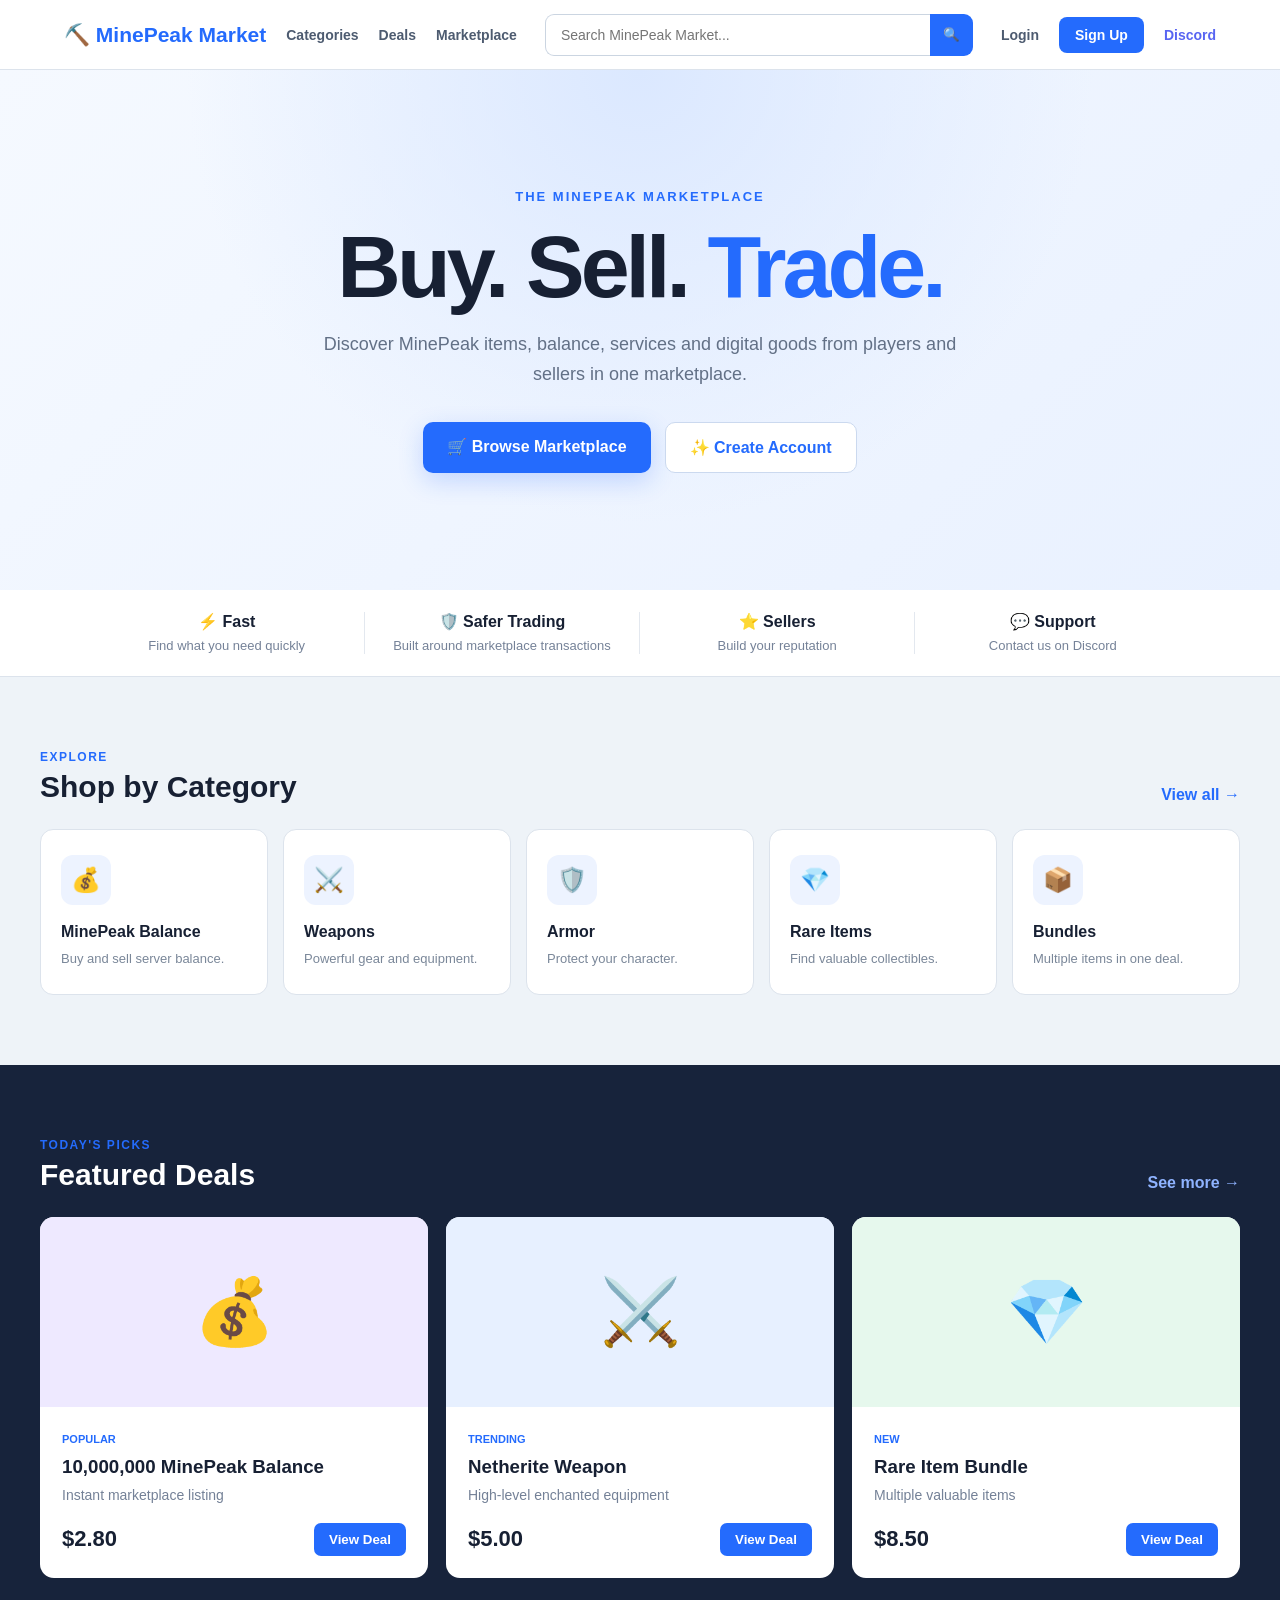
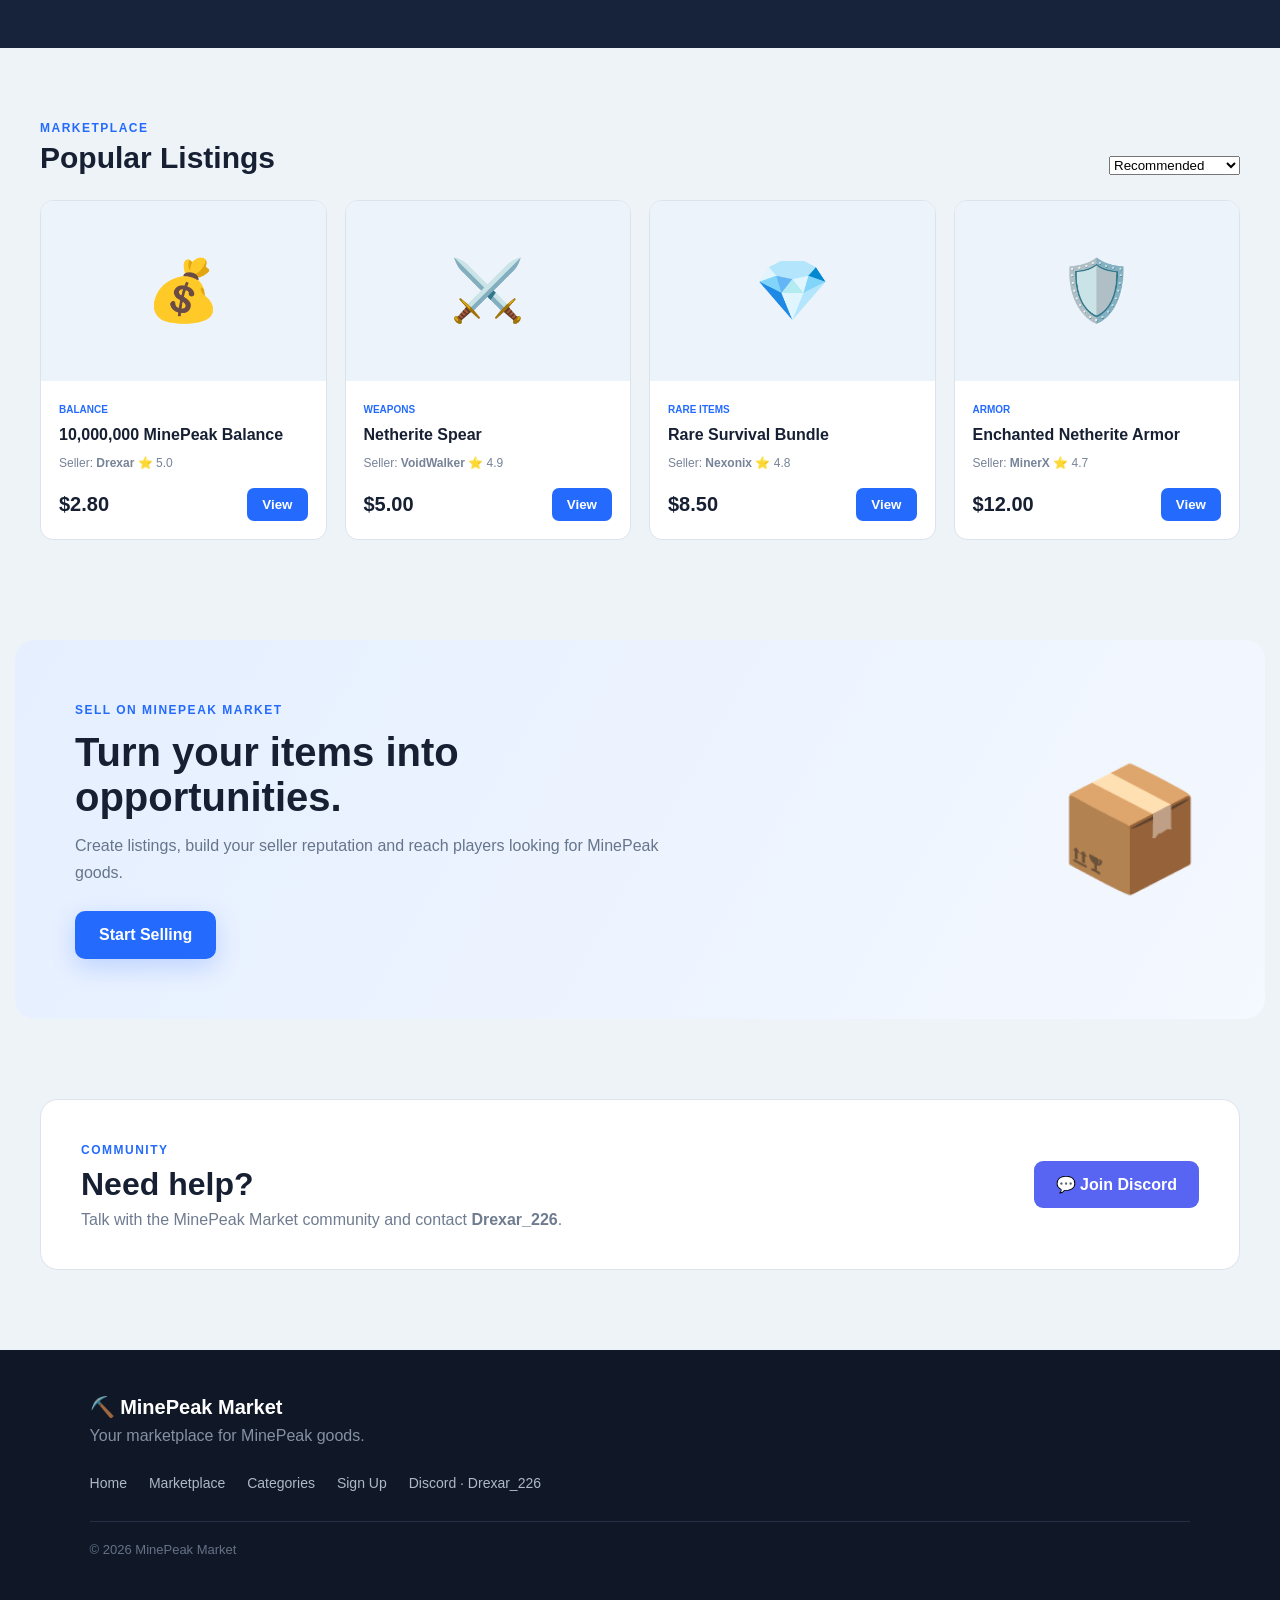
<file: index.html>
<!DOCTYPE html>
<html lang="en">
<head>
    <meta charset="UTF-8">
    <meta name="viewport" content="width=device-width, initial-scale=1.0">
    <title>MinePeak Market</title>
    <link rel="stylesheet" href="style.css">
</head>

<body>

<header class="navbar">
    <div class="nav-left">
        <a href="index.html" class="logo">⛏️ MinePeak Market</a>

        <a href="#categories">Categories</a>
        <a href="#deals">Deals</a>
        <a href="#market">Marketplace</a>
    </div>

    <div class="nav-search">
        <input type="text" id="searchInput" placeholder="Search MinePeak Market...">
        <button onclick="searchProducts()">🔍</button>
    </div>

    <div class="nav-right">
        <a href="auth.html?mode=login">Login</a>
        <a href="auth.html?mode=signup" class="signup-nav">Sign Up</a>

        <a
            href="https://discord.gg/uPrkZWFkp"
            target="_blank"
            class="discord-nav"
        >
            Discord
        </a>
    </div>
</header>


<section class="hero">

    <div class="hero-content">

        <span class="hero-label">THE MINEPEAK MARKETPLACE</span>

        <h1>
            Buy. Sell.
            <span>Trade.</span>
        </h1>

        <p>
            Discover MinePeak items, balance, services and digital goods
            from players and sellers in one marketplace.
        </p>

        <div class="hero-buttons">

            <a href="#market" class="main-button">
                🛒 Browse Marketplace
            </a>

            <a href="auth.html?mode=signup" class="secondary-button">
                ✨ Create Account
            </a>

        </div>

    </div>

</section>


<section class="quick-bar">

    <div>
        <strong>⚡ Fast</strong>
        <span>Find what you need quickly</span>
    </div>

    <div>
        <strong>🛡️ Safer Trading</strong>
        <span>Built around marketplace transactions</span>
    </div>

    <div>
        <strong>⭐ Sellers</strong>
        <span>Build your reputation</span>
    </div>

    <div>
        <strong>💬 Support</strong>
        <span>Contact us on Discord</span>
    </div>

</section>


<section id="categories" class="section">

    <div class="section-title">
        <div>
            <span>EXPLORE</span>
            <h2>Shop by Category</h2>
        </div>

        <a href="#market">View all →</a>
    </div>

    <div class="categories">

        <a href="#market" class="category-card">
            <div class="category-icon">💰</div>
            <h3>MinePeak Balance</h3>
            <p>Buy and sell server balance.</p>
        </a>

        <a href="#market" class="category-card">
            <div class="category-icon">⚔️</div>
            <h3>Weapons</h3>
            <p>Powerful gear and equipment.</p>
        </a>

        <a href="#market" class="category-card">
            <div class="category-icon">🛡️</div>
            <h3>Armor</h3>
            <p>Protect your character.</p>
        </a>

        <a href="#market" class="category-card">
            <div class="category-icon">💎</div>
            <h3>Rare Items</h3>
            <p>Find valuable collectibles.</p>
        </a>

        <a href="#market" class="category-card">
            <div class="category-icon">📦</div>
            <h3>Bundles</h3>
            <p>Multiple items in one deal.</p>
        </a>

    </div>

</section>


<section id="deals" class="deals-section">

    <div class="section-title light-title">
        <div>
            <span>TODAY'S PICKS</span>
            <h2>Featured Deals</h2>
        </div>

        <a href="#market">See more →</a>
    </div>

    <div class="deal-grid">

        <article class="deal-card">

            <div class="deal-image purple">
                💰
            </div>

            <div class="deal-content">

                <span class="deal-tag">POPULAR</span>

                <h3>10,000,000 MinePeak Balance</h3>

                <p>Instant marketplace listing</p>

                <div class="deal-bottom">
                    <strong>$2.80</strong>
                    <button>View Deal</button>
                </div>

            </div>

        </article>


        <article class="deal-card">

            <div class="deal-image blue">
                ⚔️
            </div>

            <div class="deal-content">

                <span class="deal-tag">TRENDING</span>

                <h3>Netherite Weapon</h3>

                <p>High-level enchanted equipment</p>

                <div class="deal-bottom">
                    <strong>$5.00</strong>
                    <button>View Deal</button>
                </div>

            </div>

        </article>


        <article class="deal-card">

            <div class="deal-image green">
                💎
            </div>

            <div class="deal-content">

                <span class="deal-tag">NEW</span>

                <h3>Rare Item Bundle</h3>

                <p>Multiple valuable items</p>

                <div class="deal-bottom">
                    <strong>$8.50</strong>
                    <button>View Deal</button>
                </div>

            </div>

        </article>

    </div>

</section>


<section id="market" class="section">

    <div class="section-title">

        <div>
            <span>MARKETPLACE</span>
            <h2>Popular Listings</h2>
        </div>

        <div class="sort-box">
            <select id="sortSelect" onchange="sortListings()">
                <option value="default">Recommended</option>
                <option value="low">Price: Low to High</option>
                <option value="high">Price: High to Low</option>
            </select>
        </div>

    </div>


    <div class="product-grid" id="productGrid">

        <article class="product-card" data-price="2.80">

            <div class="product-image">
                💰
            </div>

            <div class="product-info">

                <span class="product-category">BALANCE</span>

                <h3>10,000,000 MinePeak Balance</h3>

                <p class="seller">
                    Seller: <strong>Drexar</strong> ⭐ 5.0
                </p>

                <div class="product-bottom">

                    <strong>$2.80</strong>

                    <button>View</button>

                </div>

            </div>

        </article>


        <article class="product-card" data-price="5.00">

            <div class="product-image">
                ⚔️
            </div>

            <div class="product-info">

                <span class="product-category">WEAPONS</span>

                <h3>Netherite Spear</h3>

                <p class="seller">
                    Seller: <strong>VoidWalker</strong> ⭐ 4.9
                </p>

                <div class="product-bottom">

                    <strong>$5.00</strong>

                    <button>View</button>

                </div>

            </div>

        </article>


        <article class="product-card" data-price="8.50">

            <div class="product-image">
                💎
            </div>

            <div class="product-info">

                <span class="product-category">RARE ITEMS</span>

                <h3>Rare Survival Bundle</h3>

                <p class="seller">
                    Seller: <strong>Nexonix</strong> ⭐ 4.8
                </p>

                <div class="product-bottom">

                    <strong>$8.50</strong>

                    <button>View</button>

                </div>

            </div>

        </article>


        <article class="product-card" data-price="12.00">

            <div class="product-image">
                🛡️
            </div>

            <div class="product-info">

                <span class="product-category">ARMOR</span>

                <h3>Enchanted Netherite Armor</h3>

                <p class="seller">
                    Seller: <strong>MinerX</strong> ⭐ 4.7
                </p>

                <div class="product-bottom">

                    <strong>$12.00</strong>

                    <button>View</button>

                </div>

            </div>

        </article>

    </div>

</section>


<section class="seller-section">

    <div>

        <span>SELL ON MINEPEAK MARKET</span>

        <h2>Turn your items into opportunities.</h2>

        <p>
            Create listings, build your seller reputation and reach
            players looking for MinePeak goods.
        </p>

        <a href="auth.html?mode=signup" class="main-button">
            Start Selling
        </a>

    </div>

    <div class="seller-art">
        📦
    </div>

</section>


<section class="community">

    <div class="community-box">

        <div>
            <span>COMMUNITY</span>

            <h2>Need help?</h2>

            <p>
                Talk with the MinePeak Market community and contact
                <strong>Drexar_226</strong>.
            </p>
        </div>

        <a
            href="https://discord.gg/uPrkZWFkp"
            target="_blank"
            class="discord-button"
        >
            💬 Join Discord
        </a>

    </div>

</section>


<footer>

    <div class="footer-brand">
        <strong>⛏️ MinePeak Market</strong>
        <p>Your marketplace for MinePeak goods.</p>
    </div>

    <div class="footer-links">

        <a href="index.html">Home</a>
        <a href="#market">Marketplace</a>
        <a href="#categories">Categories</a>
        <a href="auth.html?mode=signup">Sign Up</a>

        <a
            href="https://discord.gg/uPrkZWFkp"
            target="_blank"
        >
            Discord · Drexar_226
        </a>

    </div>

    <div class="copyright">
        © 2026 MinePeak Market
    </div>

</footer>


<script src="script.js"></script>

</body>
</html>
</file>
<file: style.css>
* {
    box-sizing: border-box;
    margin: 0;
    padding: 0;
}

html {
    scroll-behavior: smooth;
}

body {
    font-family: Arial, Helvetica, sans-serif;
    background: #eef3f8;
    color: #172033;
}

a {
    text-decoration: none;
    color: inherit;
}


/* NAVBAR */

.navbar {
    height: 70px;
    background: #ffffff;
    display: flex;
    align-items: center;
    gap: 28px;
    padding: 0 5%;
    border-bottom: 1px solid #dce3ec;
    position: sticky;
    top: 0;
    z-index: 100;
}

.nav-left,
.nav-right {
    display: flex;
    align-items: center;
    gap: 20px;
}

.logo {
    font-size: 21px;
    font-weight: 800;
    color: #246bfd;
    white-space: nowrap;
}

.nav-left > a:not(.logo),
.nav-right > a {
    font-size: 14px;
    font-weight: 600;
    color: #4d5b70;
}

.nav-left > a:hover,
.nav-right > a:hover {
    color: #246bfd;
}

.nav-search {
    flex: 1;
    max-width: 600px;
    display: flex;
    height: 42px;
}

.nav-search input {
    width: 100%;
    border: 1px solid #cbd5e1;
    border-right: 0;
    border-radius: 9px 0 0 9px;
    padding: 0 15px;
    font-size: 14px;
    outline: none;
}

.nav-search input:focus {
    border-color: #246bfd;
}

.nav-search button {
    width: 48px;
    border: none;
    background: #246bfd;
    color: white;
    border-radius: 0 9px 9px 0;
    cursor: pointer;
}

.signup-nav {
    background: #246bfd;
    color: white !important;
    padding: 10px 16px;
    border-radius: 8px;
}

.discord-nav {
    color: #5865f2 !important;
}


/* HERO */

.hero {
    min-height: 520px;
    display: flex;
    align-items: center;
    justify-content: center;
    text-align: center;
    background:
        radial-gradient(circle at 50% 0%, #dbe8ff, transparent 55%),
        linear-gradient(135deg, #f5f9ff, #e9f1ff);
    padding: 80px 20px;
}

.hero-content {
    max-width: 850px;
}

.hero-label {
    color: #246bfd;
    font-size: 13px;
    font-weight: 800;
    letter-spacing: 2px;
}

.hero h1 {
    font-size: clamp(52px, 8vw, 88px);
    line-height: .95;
    margin: 20px 0;
    letter-spacing: -4px;
}

.hero h1 span {
    color: #246bfd;
}

.hero p {
    max-width: 650px;
    margin: auto;
    color: #627086;
    font-size: 18px;
    line-height: 1.7;
}

.hero-buttons {
    display: flex;
    justify-content: center;
    gap: 14px;
    margin-top: 32px;
}

.main-button,
.secondary-button {
    display: inline-flex;
    padding: 15px 24px;
    border-radius: 10px;
    font-weight: 800;
    transition: .2s;
}

.main-button {
    background: #246bfd;
    color: white;
    box-shadow: 0 8px 25px rgba(36, 107, 253, .22);
}

.secondary-button {
    background: white;
    color: #246bfd;
    border: 1px solid #cbd9ef;
}

.main-button:hover,
.secondary-button:hover {
    transform: translateY(-2px);
}


/* QUICK BAR */

.quick-bar {
    background: white;
    display: grid;
    grid-template-columns: repeat(4, 1fr);
    padding: 22px 7%;
    border-bottom: 1px solid #dce3ec;
}

.quick-bar div {
    text-align: center;
    border-right: 1px solid #e3e8ef;
}

.quick-bar div:last-child {
    border: none;
}

.quick-bar strong {
    display: block;
    margin-bottom: 5px;
}

.quick-bar span {
    color: #758298;
    font-size: 13px;
}


/* SECTIONS */

.section {
    max-width: 1250px;
    margin: auto;
    padding: 70px 25px;
}

.section-title {
    display: flex;
    justify-content: space-between;
    align-items: end;
    margin-bottom: 25px;
}

.section-title span,
.seller-section span,
.community span {
    color: #246bfd;
    font-size: 12px;
    font-weight: 800;
    letter-spacing: 1.5px;
}

.section-title h2 {
    font-size: 30px;
    margin-top: 5px;
}

.section-title > a {
    color: #246bfd;
    font-weight: 700;
}


/* CATEGORIES */

.categories {
    display: grid;
    grid-template-columns: repeat(5, 1fr);
    gap: 15px;
}

.category-card {
    background: white;
    padding: 25px 20px;
    border: 1px solid #dce3ec;
    border-radius: 13px;
    transition: .2s;
}

.category-card:hover {
    transform: translateY(-5px);
    border-color: #246bfd;
    box-shadow: 0 12px 30px rgba(40, 70, 110, .08);
}

.category-icon {
    width: 50px;
    height: 50px;
    border-radius: 12px;
    background: #edf3ff;
    display: grid;
    place-items: center;
    font-size: 24px;
    margin-bottom: 18px;
}

.category-card h3 {
    font-size: 16px;
    margin-bottom: 8px;
}

.category-card p {
    color: #7a8799;
    font-size: 13px;
    line-height: 1.5;
}


/* DEALS */

.deals-section {
    background: #17233b;
    padding: 70px max(25px, calc((100% - 1200px) / 2));
}

.light-title h2 {
    color: white;
}

.light-title a {
    color: #8fb3ff;
}

.deal-grid {
    display: grid;
    grid-template-columns: repeat(3, 1fr);
    gap: 18px;
}

.deal-card {
    background: white;
    border-radius: 14px;
    overflow: hidden;
}

.deal-image {
    height: 190px;
    display: grid;
    place-items: center;
    font-size: 65px;
}

.purple {
    background: #eee9ff;
}

.blue {
    background: #e7f0ff;
}

.green {
    background: #e6f8ed;
}

.deal-content {
    padding: 22px;
}

.deal-tag {
    color: #246bfd;
    font-size: 11px;
    font-weight: 800;
}

.deal-content h3 {
    margin: 9px 0;
}

.deal-content p {
    color: #748197;
    font-size: 14px;
}

.deal-bottom {
    display: flex;
    align-items: center;
    justify-content: space-between;
    margin-top: 20px;
}

.deal-bottom strong {
    font-size: 22px;
}

.deal-bottom button,
.product-bottom button {
    border: none;
    background: #246bfd;
    color: white;
    padding: 9px 15px;
    border-radius: 7px;
    cursor: pointer;
    font-weight: 700;
}


/* PRODUCTS */

.product-grid {
    display: grid;
    grid-template-columns: repeat(4, 1fr);
    gap: 18px;
}

.product-card {
    background: white;
    border: 1px solid #dce3ec;
    border-radius: 13px;
    overflow: hidden;
    transition: .2s;
}

.product-card:hover {
    transform: translateY(-4px);
    box-shadow: 0 15px 35px rgba(35, 55, 90, .1);
}

.product-image {
    height: 180px;
    display: grid;
    place-items: center;
    background: #edf3fa;
    font-size: 60px;
}

.product-info {
    padding: 18px;
}

.product-category {
    font-size: 10px;
    color: #246bfd;
    font-weight: 800;
}

.product-info h3 {
    font-size: 16px;
    margin: 9px 0 12px;
}

.seller {
    color: #778398;
    font-size: 12px;
}

.product-bottom {
    display: flex;
    align-items: center;
    justify-content: space-between;
    margin-top: 18px;
}

.product-bottom strong {
    font-size: 20px;
}


/* SELLER */

.seller-section {
    max-width: 1250px;
    margin: 30px auto 80px;
    padding: 60px;
    border-radius: 20px;
    background: linear-gradient(120deg, #e5efff, #f4f8ff);
    display: flex;
    align-items: center;
    justify-content: space-between;
}

.seller-section h2 {
    font-size: 40px;
    max-width: 600px;
    margin: 12px 0;
}

.seller-section p {
    color: #66758b;
    max-width: 600px;
    line-height: 1.7;
    margin-bottom: 25px;
}

.seller-art {
    font-size: 120px;
}


/* COMMUNITY */

.community {
    padding: 0 25px 80px;
}

.community-box {
    max-width: 1200px;
    margin: auto;
    padding: 40px;
    border-radius: 18px;
    background: white;
    border: 1px solid #dce3ec;
    display: flex;
    align-items: center;
    justify-content: space-between;
}

.community h2 {
    font-size: 32px;
    margin: 8px 0;
}

.community p {
    color: #6f7c90;
}

.discord-button {
    background: #5865f2;
    color: white;
    padding: 14px 22px;
    border-radius: 9px;
    font-weight: 800;
}


/* FOOTER */

footer {
    background: #101827;
    color: white;
    padding: 45px 7%;
}

.footer-brand strong {
    font-size: 20px;
}

.footer-brand p {
    color: #8490a3;
    margin-top: 8px;
}

.footer-links {
    display: flex;
    flex-wrap: wrap;
    gap: 22px;
    margin: 30px 0;
}

.footer-links a {
    color: #aeb8c8;
    font-size: 14px;
}

.footer-links a:hover {
    color: white;
}

.copyright {
    color: #657186;
    font-size: 13px;
    border-top: 1px solid #253044;
    padding-top: 20px;
}


/* MOBILE */

@media (max-width: 950px) {

    .navbar {
        height: auto;
        padding: 15px 20px;
        flex-wrap: wrap;
    }

    .nav-search {
        order: 3;
        max-width: none;
        width: 100%;
    }

    .nav-left > a:not(.logo) {
        display: none;
    }

    .categories {
        grid-template-columns: repeat(2, 1fr);
    }

    .product-grid {
        grid-template-columns: repeat(2, 1fr);
    }

    .quick-bar {
        grid-template-columns: repeat(2, 1fr);
        gap: 20px;
    }

    .deal-grid {
        grid-template-columns: 1fr;
    }
}

@media (max-width: 600px) {

    .nav-right a:not(.signup-nav) {
        display: none;
    }

    .hero {
        min-height: 450px;
    }

    .hero h1 {
        font-size: 55px;
    }

    .hero-buttons {
        flex-direction: column;
    }

    .quick-bar {
        grid-template-columns: 1fr;
    }

    .quick-bar div {
        border-right: none;
        border-bottom: 1px solid #e3e8ef;
        padding: 12px;
    }

    .categories,
    .product-grid {
        grid-template-columns: 1fr;
    }

    .seller-section {
        margin: 20px;
        padding: 35px 25px;
        flex-direction: column;
        align-items: flex-start;
    }

    .seller-section h2 {
        font-size: 30px;
    }

    .seller-art {
        display: none;
    }

    .community-box {
        flex-direction: column;
        align-items: flex-start;
        gap: 25px;
    }
}
</file>
